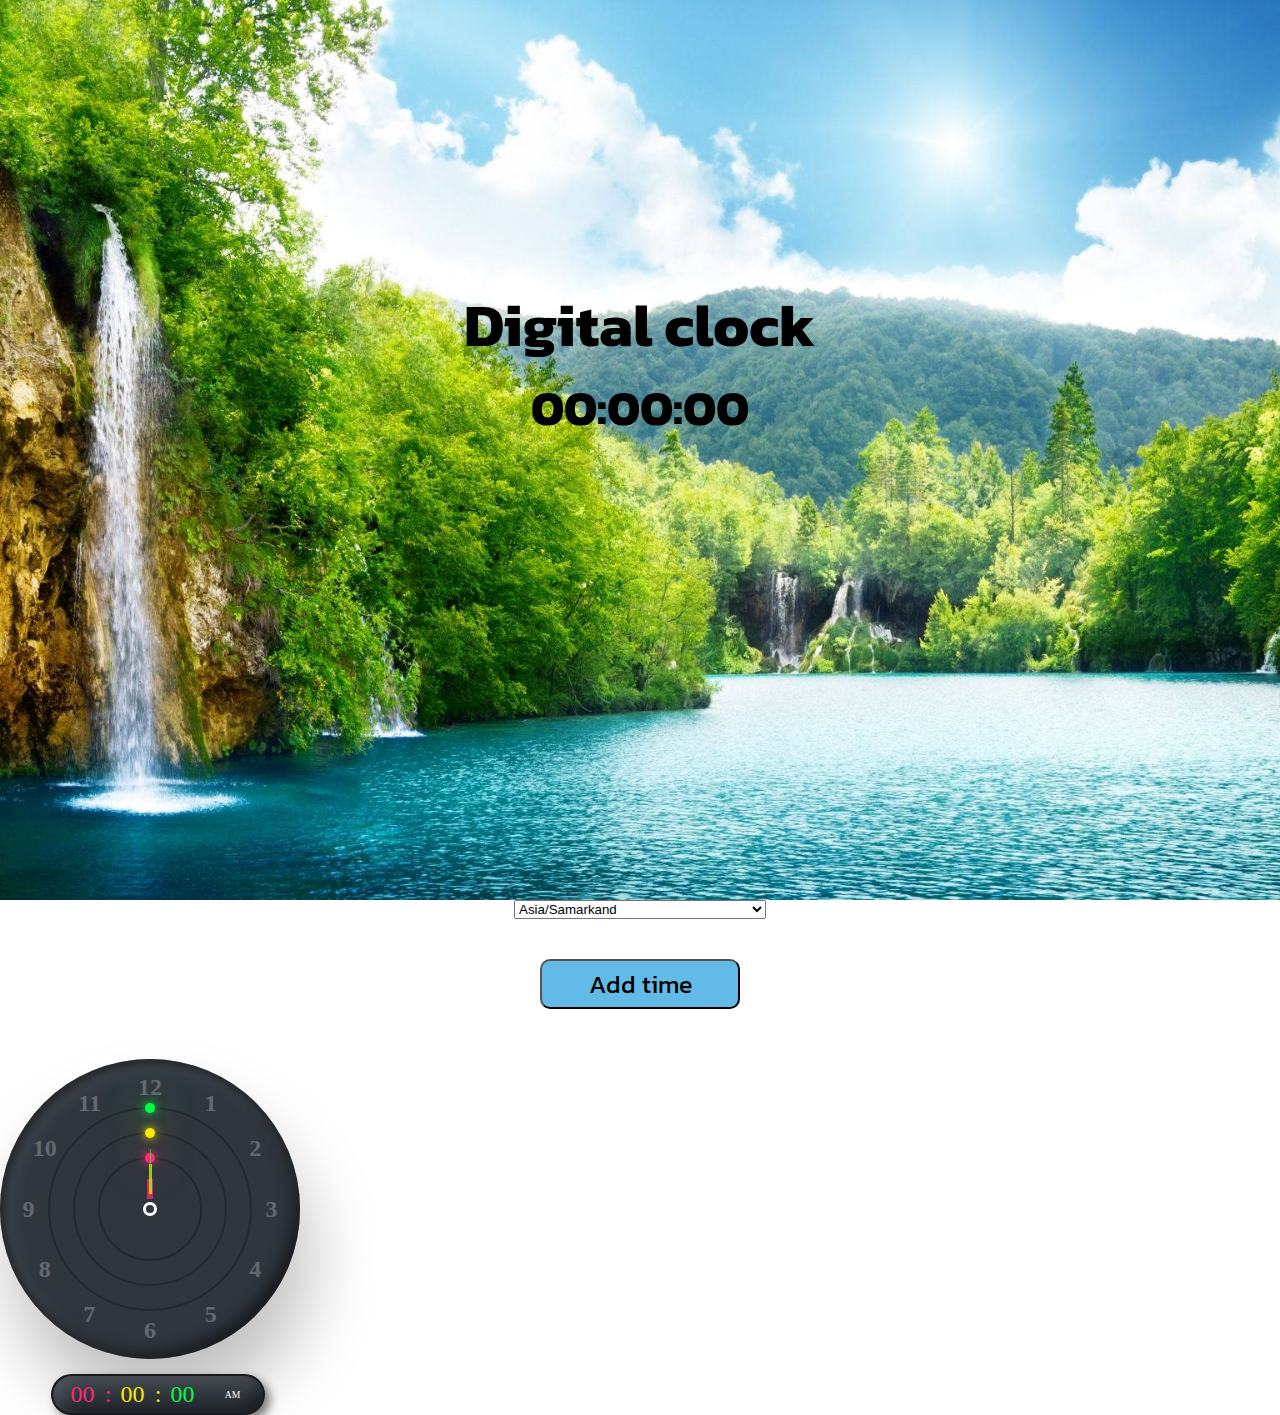
<file: index.html>
<html lang="en">
<head>
    <meta charset="UTF-8">
    <meta name="viewport" content="width=device-width, initial-scale=1.0">
    <title>Digital clock</title>
    <link rel="stylesheet" href="style.css">
    <link rel="preconnect" href="https://fonts.googleapis.com">
    <link rel="preconnect" href="https://fonts.gstatic.com" crossorigin>
    <link href="https://fonts.googleapis.com/css2?family=Roboto:ital,wght@0,100;0,300;0,400;0,500;0,700;0,900;1,100;1,300;1,400;1,500;1,700;1,900&display=swap" rel="stylesheet">
    <link rel="preconnect" href="https://fonts.googleapis.com">
    <link rel="preconnect" href="https://fonts.gstatic.com" crossorigin>
    <link href="https://fonts.googleapis.com/css2?family=Kanit:ital,wght@0,100;0,200;0,300;0,400;0,500;0,600;0,700;0,800;0,900;1,100;1,200;1,300;1,400;1,500;1,600;1,700;1,800;1,900&display=swap" rel="stylesheet">
    <script src="app.js" defer></script>
    <script src="https://momentjs.com/downloads/moment.js"></script>
    <script src="https://momentjs.com/downloads/moment-timezone-with-data-10-year-range.js"></script>
</head>
<body>
    <div class="digital_clock">
        <h1 class="clock_title">Digital clock</h1>
        <h2 class="digital_clock_number">00:00:00</h2>
        <div class="a"></div>
    </div>

    <div class="clock_world_wide">
        <div class="timeZoneChanger">
            <select name="time_zone" id="time_zones">
                <optgroup label="Africa" >
                    <Option value='Africa/Abidjan'>Africa/Abidjan</Option>
                    <Option value='Africa/Accra'>Africa/Accra</Option>
                    <Option value='Africa/Addis_Ababa'>Africa/Addis_Ababa</Option>
                    <Option value='Africa/Algiers'>Africa/Algiers</Option>
                    <Option value='Africa/Asmara'>Africa/Asmara</Option>
                    <Option value='Africa/Asmera'>Africa/Asmera</Option>
                    <Option value='Africa/Bamako'>Africa/Bamako</Option>
                    <Option value='Africa/Bangui'>Africa/Bangui</Option>
                    <Option value='Africa/Banjul'>Africa/Banjul</Option>
                    <Option value='Africa/Bissau'>Africa/Bissau</Option>
                    <Option value='Africa/Blantyre'>Africa/Blantyre</Option>
                    <Option value='Africa/Brazzaville'>Africa/Brazzaville</Option>
                    <Option value='Africa/Bujumbura'>Africa/Bujumbura</Option>
                    <Option value='Africa/Cairo'>Africa/Cairo</Option>
                    <Option value='Africa/Casablanca'>Africa/Casablanca</Option>
                    <Option value='Africa/Ceuta'>Africa/Ceuta</Option>
                    <Option value='Africa/Conakry'>Africa/Conakry</Option>
                    <Option value='Africa/Dakar'>Africa/Dakar</Option>
                    <Option value='Africa/Dar_es_Salaam'>Africa/Dar_es_Salaam</Option>
                    <Option value='Africa/Djibouti'>Africa/Djibouti</Option>
                    <Option value='Africa/Douala'>Africa/Douala</Option>
                    <Option value='Africa/El_Aaiun'>Africa/El_Aaiun</Option>
                    <Option value='Africa/Freetown'>Africa/Freetown</Option>
                    <Option value='Africa/Gaborone'>Africa/Gaborone</Option>
                    <Option value='Africa/Harare'>Africa/Harare</Option>
                    <Option value='Africa/Johannesburg'>Africa/Johannesburg</Option>
                    <Option value='Africa/Juba'>Africa/Juba</Option>
                    <Option value='Africa/Kampala'>Africa/Kampala</Option>
                    <Option value='Africa/Khartoum'>Africa/Khartoum</Option>
                    <Option value='Africa/Kigali'>Africa/Kigali</Option>
                    <Option value='Africa/Kinshasa'>Africa/Kinshasa</Option>
                    <Option value='Africa/Lagos'>Africa/Lagos</Option>
                    <Option value='Africa/Libreville'>Africa/Libreville</Option>
                    <Option value='Africa/Lome'>Africa/Lome</Option>
                    <Option value='Africa/Luanda'>Africa/Luanda</Option>
                    <Option value='Africa/Lubumbashi'>Africa/Lubumbashi</Option>
                    <Option value='Africa/Lusaka'>Africa/Lusaka</Option>
                    <Option value='Africa/Malabo'>Africa/Malabo</Option>
                    <Option value='Africa/Maputo'>Africa/Maputo</Option>
                    <Option value='Africa/Maseru'>Africa/Maseru</Option>
                    <Option value='Africa/Mbabane'>Africa/Mbabane</Option>
                    <Option value='Africa/Mogadishu'>Africa/Mogadishu</Option>
                    <Option value='Africa/Monrovia'>Africa/Monrovia</Option>
                    <Option value='Africa/Nairobi'>Africa/Nairobi</Option>
                    <Option value='Africa/Ndjamena'>Africa/Ndjamena</Option>
                    <Option value='Africa/Niamey'>Africa/Niamey</Option>
                    <Option value='Africa/Nouakchott'>Africa/Nouakchott</Option>
                    <Option value='Africa/Ouagadougou'>Africa/Ouagadougou</Option>
                    <Option value='Africa/Porto-Novo'>Africa/Porto-Novo</Option>
                    <Option value='Africa/Sao_Tome'>Africa/Sao_Tome</Option>
                    <Option value='Africa/Timbuktu'>Africa/Timbuktu</Option>
                    <Option value='Africa/Tripoli'>Africa/Tripoli</Option>
                    <Option value='Africa/Tunis'>Africa/Tunis</Option>
                    <Option value='Africa/Windhoek'>Africa/Windhoek</Option>
                </optgroup>
                    <optgroup label="America">
                    <Option value='America/Adak'>America/Adak</Option>
                    <Option value='America/Anchorage'>America/Anchorage</Option>
                    <Option value='America/Anguilla'>America/Anguilla</Option>
                    <Option value='America/Antigua'>America/Antigua</Option>
                    <Option value='America/Araguaina'>America/Araguaina</Option>
                    <Option value='America/Argentina/Buenos_Aires'>America/Argentina/Buenos_Aires</Option>
                    <Option value='America/Argentina/Catamarca'>America/Argentina/Catamarca</Option>
                    <Option value='America/Argentina/ComodRivadavia'>America/Argentina/ComodRivadavia</Option>
                    <Option value='America/Argentina/Cordoba'>America/Argentina/Cordoba</Option>
                    <Option value='America/Argentina/Jujuy'>America/Argentina/Jujuy</Option>
                    <Option value='America/Argentina/La_Rioja'>America/Argentina/La_Rioja</Option>
                    <Option value='America/Argentina/Mendoza'>America/Argentina/Mendoza</Option>
                    <Option value='America/Argentina/Rio_Gallegos'>America/Argentina/Rio_Gallegos</Option>
                    <Option value='America/Argentina/Salta'>America/Argentina/Salta</Option>
                    <Option value='America/Argentina/San_Juan'>America/Argentina/San_Juan</Option>
                    <Option value='America/Argentina/San_Luis'>America/Argentina/San_Luis</Option>
                    <Option value='America/Argentina/Tucuman'>America/Argentina/Tucuman</Option>
                    <Option value='America/Argentina/Ushuaia'>America/Argentina/Ushuaia</Option>
                    <Option value='America/Aruba'>America/Aruba</Option>
                    <Option value='America/Asuncion'>America/Asuncion</Option>
                    <Option value='America/Atikokan'>America/Atikokan</Option>
                    <Option value='America/Atka'>America/Atka</Option>
                    <Option value='America/Bahia'>America/Bahia</Option>
                    <Option value='America/Bahia_Banderas'>America/Bahia_Banderas</Option>
                    <Option value='America/Barbados'>America/Barbados</Option>
                    <Option value='America/Belem'>America/Belem</Option>
                    <Option value='America/Belize'>America/Belize</Option>
                    <Option value='America/Blanc-Sablon'>America/Blanc-Sablon</Option>
                    <Option value='America/Boa_Vista'>America/Boa_Vista</Option>
                    <Option value='America/Bogota'>America/Bogota</Option>
                    <Option value='America/Boise'>America/Boise</Option>
                    <Option value='America/Buenos_Aires'>America/Buenos_Aires</Option>
                    <Option value='America/Cambridge_Bay'>America/Cambridge_Bay</Option>
                    <Option value='America/Campo_Grande'>America/Campo_Grande</Option>
                    <Option value='America/Cancun'>America/Cancun</Option>
                    <Option value='America/Caracas'>America/Caracas</Option>
                    <Option value='America/Catamarca'>America/Catamarca</Option>
                    <Option value='America/Cayenne'>America/Cayenne</Option>
                    <Option value='America/Cayman'>America/Cayman</Option>
                    <Option value='America/Chicago'>America/Chicago</Option>
                    <Option value='America/Chihuahua'>America/Chihuahua</Option>
                    <Option value='America/Coral_Harbour'>America/Coral_Harbour</Option>
                    <Option value='America/Cordoba'>America/Cordoba</Option>
                    <Option value='America/Costa_Rica'>America/Costa_Rica</Option>
                    <Option value='America/Creston'>America/Creston</Option>
                    <Option value='America/Cuiaba'>America/Cuiaba</Option>
                    <Option value='America/Curacao'>America/Curacao</Option>
                    <Option value='America/Danmarkshavn'>America/Danmarkshavn</Option>
                    <Option value='America/Dawson'>America/Dawson</Option>
                    <Option value='America/Dawson_Creek'>America/Dawson_Creek</Option>
                    <Option value='America/Denver'>America/Denver</Option>
                    <Option value='America/Detroit'>America/Detroit</Option>
                    <Option value='America/Dominica'>America/Dominica</Option>
                    <Option value='America/Edmonton'>America/Edmonton</Option>
                    <Option value='America/Eirunepe'>America/Eirunepe</Option>
                    <Option value='America/El_Salvador'>America/El_Salvador</Option>
                    <Option value='America/Ensenada'>America/Ensenada</Option>
                    <Option value='America/Fort_Nelson'>America/Fort_Nelson</Option>
                    <Option value='America/Fort_Wayne'>America/Fort_Wayne</Option>
                    <Option value='America/Fortaleza'>America/Fortaleza</Option>
                    <Option value='America/Glace_Bay'>America/Glace_Bay</Option>
                    <Option value='America/Godthab'>America/Godthab</Option>
                    <Option value='America/Goose_Bay'>America/Goose_Bay</Option>
                    <Option value='America/Grand_Turk'>America/Grand_Turk</Option>
                    <Option value='America/Grenada'>America/Grenada</Option>
                    <Option value='America/Guadeloupe'>America/Guadeloupe</Option>
                    <Option value='America/Guatemala'>America/Guatemala</Option>
                    <Option value='America/Guayaquil'>America/Guayaquil</Option>
                    <Option value='America/Guyana'>America/Guyana</Option>
                    <Option value='America/Halifax'>America/Halifax</Option>
                    <Option value='America/Havana'>America/Havana</Option>
                    <Option value='America/Hermosillo'>America/Hermosillo</Option>
                    <Option value='America/Indiana/Indianapolis'>America/Indiana/Indianapolis</Option>
                    <Option value='America/Indiana/Knox'>America/Indiana/Knox</Option>
                    <Option value='America/Indiana/Marengo'>America/Indiana/Marengo</Option>
                    <Option value='America/Indiana/Petersburg'>America/Indiana/Petersburg</Option>
                    <Option value='America/Indiana/Tell_City'>America/Indiana/Tell_City</Option>
                    <Option value='America/Indiana/Vevay'>America/Indiana/Vevay</Option>
                    <Option value='America/Indiana/Vincennes'>America/Indiana/Vincennes</Option>
                    <Option value='America/Indiana/Winamac'>America/Indiana/Winamac</Option>
                    <Option value='America/Indianapolis'>America/Indianapolis</Option>
                    <Option value='America/Inuvik'>America/Inuvik</Option>
                    <Option value='America/Iqaluit'>America/Iqaluit</Option>
                    <Option value='America/Jamaica'>America/Jamaica</Option>
                    <Option value='America/Jujuy'>America/Jujuy</Option>
                    <Option value='America/Juneau'>America/Juneau</Option>
                    <Option value='America/Kentucky/Louisville'>America/Kentucky/Louisville</Option>
                    <Option value='America/Kentucky/Monticello'>America/Kentucky/Monticello</Option>
                    <Option value='America/Knox_IN'>America/Knox_IN</Option>
                    <Option value='America/Kralendijk'>America/Kralendijk</Option>
                    <Option value='America/La_Paz'>America/La_Paz</Option>
                    <Option value='America/Lima'>America/Lima</Option>
                    <Option value='America/Los_Angeles'>America/Los_Angeles</Option>
                    <Option value='America/Louisville'>America/Louisville</Option>
                    <Option value='America/Lower_Princes'>America/Lower_Princes</Option>
                    <Option value='America/Maceio'>America/Maceio</Option>
                    <Option value='America/Managua'>America/Managua</Option>
                    <Option value='America/Manaus'>America/Manaus</Option>
                    <Option value='America/Marigot'>America/Marigot</Option>
                    <Option value='America/Martinique'>America/Martinique</Option>
                    <Option value='America/Matamoros'>America/Matamoros</Option>
                    <Option value='America/Mazatlan'>America/Mazatlan</Option>
                    <Option value='America/Mendoza'>America/Mendoza</Option>
                    <Option value='America/Menominee'>America/Menominee</Option>
                    <Option value='America/Merida'>America/Merida</Option>
                    <Option value='America/Metlakatla'>America/Metlakatla</Option>
                    <Option value='America/Mexico_City'>America/Mexico_City</Option>
                    <Option value='America/Miquelon'>America/Miquelon</Option>
                    <Option value='America/Moncton'>America/Moncton</Option>
                    <Option value='America/Monterrey'>America/Monterrey</Option>
                    <Option value='America/Montevideo'>America/Montevideo</Option>
                    <Option value='America/Montreal'>America/Montreal</Option>
                    <Option value='America/Montserrat'>America/Montserrat</Option>
                    <Option value='America/Nassau'>America/Nassau</Option>
                    <Option value='America/New_York'>America/New_York</Option>
                    <Option value='America/Nipigon'>America/Nipigon</Option>
                    <Option value='America/Nome'>America/Nome</Option>
                    <Option value='America/Noronha'>America/Noronha</Option>
                    <Option value='America/North_Dakota/Beulah'>America/North_Dakota/Beulah</Option>
                    <Option value='America/North_Dakota/Center'>America/North_Dakota/Center</Option>
                    <Option value='America/North_Dakota/New_Salem'>America/North_Dakota/New_Salem</Option>
                    <Option value='America/Ojinaga'>America/Ojinaga</Option>
                    <Option value='America/Panama'>America/Panama</Option>
                    <Option value='America/Pangnirtung'>America/Pangnirtung</Option>
                    <Option value='America/Paramaribo'>America/Paramaribo</Option>
                    <Option value='America/Phoenix'>America/Phoenix</Option>
                    <Option value='America/Port-au-Prince'>America/Port-au-Prince</Option>
                    <Option value='America/Port_of_Spain'>America/Port_of_Spain</Option>
                    <Option value='America/Porto_Acre'>America/Porto_Acre</Option>
                    <Option value='America/Porto_Velho'>America/Porto_Velho</Option>
                    <Option value='America/Puerto_Rico'>America/Puerto_Rico</Option>
                    <Option value='America/Punta_Arenas'>America/Punta_Arenas</Option>
                    <Option value='America/Rainy_River'>America/Rainy_River</Option>
                    <Option value='America/Rankin_Inlet'>America/Rankin_Inlet</Option>
                    <Option value='America/Recife'>America/Recife</Option>
                    <Option value='America/Regina'>America/Regina</Option>
                    <Option value='America/Resolute'>America/Resolute</Option>
                    <Option value='America/Rio_Branco'>America/Rio_Branco</Option>
                    <Option value='America/Rosario'>America/Rosario</Option>
                    <Option value='America/Santa_Isabel'>America/Santa_Isabel</Option>
                    <Option value='America/Santarem'>America/Santarem</Option>
                    <Option value='America/Santiago'>America/Santiago</Option>
                    <Option value='America/Santo_Domingo'>America/Santo_Domingo</Option>
                    <Option value='America/Sao_Paulo'>America/Sao_Paulo</Option>
                    <Option value='America/Scoresbysund'>America/Scoresbysund</Option>
                    <Option value='America/Shiprock'>America/Shiprock</Option>
                    <Option value='America/Sitka'>America/Sitka</Option>
                    <Option value='America/St_Barthelemy'>America/St_Barthelemy</Option>
                    <Option value='America/St_Johns'>America/St_Johns</Option>
                    <Option value='America/St_Kitts'>America/St_Kitts</Option>
                    <Option value='America/St_Lucia'>America/St_Lucia</Option>
                    <Option value='America/St_Thomas'>America/St_Thomas</Option>
                    <Option value='America/St_Vincent'>America/St_Vincent</Option>
                    <Option value='America/Swift_Current'>America/Swift_Current</Option>
                    <Option value='America/Tegucigalpa'>America/Tegucigalpa</Option>
                    <Option value='America/Thule'>America/Thule</Option>
                    <Option value='America/Thunder_Bay'>America/Thunder_Bay</Option>
                    <Option value='America/Tijuana'>America/Tijuana</Option>
                    <Option value='America/Toronto'>America/Toronto</Option>
                    <Option value='America/Tortola'>America/Tortola</Option>
                    <Option value='America/Vancouver'>America/Vancouver</Option>
                    <Option value='America/Virgin'>America/Virgin</Option>
                    <Option value='America/Whitehorse'>America/Whitehorse</Option>
                    <Option value='America/Winnipeg'>America/Winnipeg</Option>
                    <Option value='America/Yakutat'>America/Yakutat</Option>
                    <Option value='America/Yellowknife'>America/Yellowknife</Option>
                </optgroup>
                <optgroup label="Antarctica">
                    <Option value='Antarctica/Casey'>Antarctica/Casey</Option>
                    <Option value='Antarctica/Davis'>Antarctica/Davis</Option>
                    <Option value='Antarctica/DumontDUrville'>Antarctica/DumontDUrville</Option>
                    <Option value='Antarctica/Macquarie'>Antarctica/Macquarie</Option>
                    <Option value='Antarctica/Mawson'>Antarctica/Mawson</Option>
                    <Option value='Antarctica/McMurdo'>Antarctica/McMurdo</Option>
                    <Option value='Antarctica/Palmer'>Antarctica/Palmer</Option>
                    <Option value='Antarctica/Rothera'>Antarctica/Rothera</Option>
                    <Option value='Antarctica/South_Pole'>Antarctica/South_Pole</Option>
                    <Option value='Antarctica/Syowa'>Antarctica/Syowa</Option>
                    <Option value='Antarctica/Troll'>Antarctica/Troll</Option>
                    <Option value='Antarctica/Vostok'>Antarctica/Vostok</Option>
                </optgroup>
                <optgroup label="Arctic">
                    <Option value='Arctic/Longyearbyen'>Arctic/Longyearbyen</Option>
                </optgroup>
                <optgroup label="Asia">
                    <Option value='Asia/Aden'>Asia/Aden</Option>
                    <Option value='Asia/Almaty'>Asia/Almaty</Option>
                    <Option value='Asia/Amman'>Asia/Amman</Option>
                    <Option value='Asia/Anadyr'>Asia/Anadyr</Option>
                    <Option value='Asia/Aqtau'>Asia/Aqtau</Option>
                    <Option value='Asia/Aqtobe'>Asia/Aqtobe</Option>
                    <Option value='Asia/Ashgabat'>Asia/Ashgabat</Option>
                    <Option value='Asia/Ashkhabad'>Asia/Ashkhabad</Option>
                    <Option value='Asia/Atyrau'>Asia/Atyrau</Option>
                    <Option value='Asia/Baghdad'>Asia/Baghdad</Option>
                    <Option value='Asia/Bahrain'>Asia/Bahrain</Option>
                    <Option value='Asia/Baku'>Asia/Baku</Option>
                    <Option value='Asia/Bangkok'>Asia/Bangkok</Option>
                    <Option value='Asia/Barnaul'>Asia/Barnaul</Option>
                    <Option value='Asia/Beirut'>Asia/Beirut</Option>
                    <Option value='Asia/Bishkek'>Asia/Bishkek</Option>
                    <Option value='Asia/Brunei'>Asia/Brunei</Option>
                    <Option value='Asia/Calcutta'>Asia/Calcutta</Option>
                    <Option value='Asia/Chita'>Asia/Chita</Option>
                    <Option value='Asia/Choibalsan'>Asia/Choibalsan</Option>
                    <Option value='Asia/Chongqing'>Asia/Chongqing</Option>
                    <Option value='Asia/Chungking'>Asia/Chungking</Option>
                    <Option value='Asia/Colombo'>Asia/Colombo</Option>  
                    <Option value='Asia/Dacca'>Asia/Dacca</Option>
                    <Option value='Asia/Damascus'>Asia/Damascus</Option>
                    <Option value='Asia/Dhaka'>Asia/Dhaka</Option>
                    <Option value='Asia/Dili'>Asia/Dili</Option>
                    <Option value='Asia/Dubai'>Asia/Dubai</Option>
                    <Option value='Asia/Dushanbe'>Asia/Dushanbe</Option>
                    <Option value='Asia/Famagusta'>Asia/Famagusta</Option>
                    <Option value='Asia/Gaza'>Asia/Gaza</Option>
                    <Option value='Asia/Harbin'>Asia/Harbin</Option>
                    <Option value='Asia/Hebron'>Asia/Hebron</Option>
                    <Option value='Asia/Ho_Chi_Minh'>Asia/Ho_Chi_Minh</Option>
                    <Option value='Asia/Hong_Kong'>Asia/Hong_Kong</Option>
                    <Option value='Asia/Hovd'>Asia/Hovd</Option>
                    <Option value='Asia/Irkutsk'>Asia/Irkutsk</Option>
                    <Option value='Asia/Istanbul'>Asia/Istanbul</Option>
                    <Option value='Asia/Jakarta'>Asia/Jakarta</Option>
                    <Option value='Asia/Jayapura'>Asia/Jayapura</Option>
                    <Option value='Asia/Jerusalem'>Asia/Jerusalem</Option>
                    <Option value='Asia/Kabul'>Asia/Kabul</Option>
                    <Option value='Asia/Kamchatka'>Asia/Kamchatka</Option>
                    <Option value='Asia/Karachi'>Asia/Karachi</Option>
                    <Option value='Asia/Kashgar'>Asia/Kashgar</Option>
                    <Option value='Asia/Kathmandu'>Asia/Kathmandu</Option>
                    <Option value='Asia/Katmandu'>Asia/Katmandu</Option>
                    <Option value='Asia/Khandyga'>Asia/Khandyga</Option>
                    <Option value='Asia/Kolkata'>Asia/Kolkata</Option>
                    <Option value='Asia/Krasnoyarsk'>Asia/Krasnoyarsk</Option>
                    <Option value='Asia/Kuala_Lumpur'>Asia/Kuala_Lumpur</Option>
                    <Option value='Asia/Kuching'>Asia/Kuching</Option>
                    <Option value='Asia/Kuwait'>Asia/Kuwait</Option>
                    <Option value='Asia/Macao'>Asia/Macao</Option>
                    <Option value='Asia/Macau'>Asia/Macau</Option>
                    <Option value='Asia/Magadan'>Asia/Magadan</Option>
                    <Option value='Asia/Makassar'>Asia/Makassar</Option>
                    <Option value='Asia/Manila'>Asia/Manila</Option>
                    <Option value='Asia/Muscat'>Asia/Muscat</Option>
                    <Option value='Asia/Nicosia'>Asia/Nicosia</Option>
                    <Option value='Asia/Novokuznetsk'>Asia/Novokuznetsk</Option>
                    <Option value='Asia/Novosibirsk'>Asia/Novosibirsk</Option>
                    <Option value='Asia/Omsk'>Asia/Omsk</Option>
                    <Option value='Asia/Oral'>Asia/Oral</Option>
                    <Option value='Asia/Phnom_Penh'>Asia/Phnom_Penh</Option>
                    <Option value='Asia/Pontianak'>Asia/Pontianak</Option>
                    <Option value='Asia/Pyongyang'>Asia/Pyongyang</Option>
                    <Option value='Asia/Qatar'>Asia/Qatar</Option>
                    <Option value='Asia/Qyzylorda'>Asia/Qyzylorda</Option>
                    <Option value='Asia/Rangoon'>Asia/Rangoon</Option>
                    <Option value='Asia/Riyadh'>Asia/Riyadh</Option>
                    <Option value='Asia/Saigon'>Asia/Saigon</Option>
                    <Option value='Asia/Sakhalin'>Asia/Sakhalin</Option>
                    <Option value='Asia/Samarkand'>Asia/Samarkand</Option>
                    <Option value='Asia/Seoul'>Asia/Seoul</Option>
                    <Option value='Asia/Shanghai'>Asia/Shanghai</Option>
                    <Option value='Asia/Singapore'>Asia/Singapore</Option>
                    <Option value='Asia/Srednekolymsk'>Asia/Srednekolymsk</Option>
                    <Option value='Asia/Taipei'>Asia/Taipei</Option>
                    <Option value='Asia/Tashkent'>Asia/Tashkent</Option>
                    <Option value='Asia/Tbilisi'>Asia/Tbilisi</Option>
                    <Option value='Asia/Tehran'>Asia/Tehran</Option>
                    <Option value='Asia/Tel_Aviv'>Asia/Tel_Aviv</Option>
                    <Option value='Asia/Thimbu'>Asia/Thimbu</Option>
                    <Option value='Asia/Thimphu'>Asia/Thimphu</Option>
                    <Option value='Asia/Tokyo'>Asia/Tokyo</Option>
                    <Option value='Asia/Tomsk'>Asia/Tomsk</Option>
                    <Option value='Asia/Ujung_Pandang'>Asia/Ujung_Pandang</Option>
                    <Option value='Asia/Ulaanbaatar'>Asia/Ulaanbaatar</Option>
                    <Option value='Asia/Ulan_Bator'>Asia/Ulan_Bator</Option>
                    <Option value='Asia/Urumqi'>Asia/Urumqi</Option>
                    <Option value='Asia/Ust-Nera'>Asia/Ust-Nera</Option>
                    <Option value='Asia/Vientiane'>Asia/Vientiane</Option>
                    <Option value='Asia/Vladivostok'>Asia/Vladivostok</Option>
                    <Option value='Asia/Yakutsk'>Asia/Yakutsk</Option>
                    <Option value='Asia/Yangon'>Asia/Yangon</Option>
                    <Option value='Asia/Yekaterinburg'>Asia/Yekaterinburg</Option>
                    <Option value='Asia/Yerevan'>Asia/Yerevan</Option>
                </optgroup>
                <optgroup label="Atlantic">
                    <Option value='Atlantic/Azores'>Atlantic/Azores</Option>
                    <Option value='Atlantic/Bermuda'>Atlantic/Bermuda</Option>
                    <Option value='Atlantic/Canary'>Atlantic/Canary</Option>
                    <Option value='Atlantic/Cape_Verde'>Atlantic/Cape_Verde</Option>
                    <Option value='Atlantic/Faeroe'>Atlantic/Faeroe</Option>
                    <Option value='Atlantic/Faroe'>Atlantic/Faroe</Option>
                    <Option value='Atlantic/Jan_Mayen'>Atlantic/Jan_Mayen</Option>
                    <Option value='Atlantic/Madeira'>Atlantic/Madeira</Option>
                    <Option value='Atlantic/Reykjavik'>Atlantic/Reykjavik</Option>
                    <Option value='Atlantic/South_Georgia'>Atlantic/South_Georgia</Option>
                    <Option value='Atlantic/St_Helena'>Atlantic/St_Helena</Option>
                    <Option value='Atlantic/Stanley'>Atlantic/Stanley</Option>
                </optgroup>
                <optgroup label="Australia">
                    <Option value='Australia/ACT'>Australia/ACT</Option>
                    <Option value='Australia/Adelaide'>Australia/Adelaide</Option>
                    <Option value='Australia/Brisbane'>Australia/Brisbane</Option>
                    <Option value='Australia/Broken_Hill'>Australia/Broken_Hill</Option>
                    <Option value='Australia/Canberra'>Australia/Canberra</Option>
                    <Option value='Australia/Currie'>Australia/Currie</Option>
                    <Option value='Australia/Darwin'>Australia/Darwin</Option>
                    <Option value='Australia/Eucla'>Australia/Eucla</Option>
                    <Option value='Australia/Hobart'>Australia/Hobart</Option>
                    <Option value='Australia/LHI'>Australia/LHI</Option>
                    <Option value='Australia/Lindeman'>Australia/Lindeman</Option>
                    <Option value='Australia/Lord_Howe'>Australia/Lord_Howe</Option>
                    <Option value='Australia/Melbourne'>Australia/Melbourne</Option>
                    <Option value='Australia/NSW'>Australia/NSW</Option>
                    <Option value='Australia/North'>Australia/North</Option>
                    <Option value='Australia/Perth'>Australia/Perth</Option>
                    <Option value='Australia/Queensland'>Australia/Queensland</Option>
                    <Option value='Australia/South'>Australia/South</Option>
                    <Option value='Australia/Sydney'>Australia/Sydney</Option>
                    <Option value='Australia/Tasmania'>Australia/Tasmania</Option>
                    <Option value='Australia/Victoria'>Australia/Victoria</Option>
                    <Option value='Australia/West'>Australia/West</Option>
                    <Option value='Australia/Yancowinna'>Australia/Yancowinna</Option>
                </optgroup>
                <optgroup label="Brazil">
                    <Option value='Brazil/Acre'>Brazil/Acre</Option>
                    <Option value='Brazil/DeNoronha'>Brazil/DeNoronha</Option>
                    <Option value='Brazil/East'>Brazil/East</Option>
                    <Option value='Brazil/West'>Brazil/West</Option>
                </optgroup>
                <Option value='CET'>CET</Option>
                <Option value='CST6CDT'>CST6CDT</Option>
                <optgroup label="Canada">
                    <Option value='Canada/Atlantic'>Canada/Atlantic</Option>
                    <Option value='Canada/Central'>Canada/Central</Option>
                    <Option value='Canada/Eastern'>Canada/Eastern</Option>
                    <Option value='Canada/Mountain'>Canada/Mountain</Option>
                    <Option value='Canada/Newfoundland'>Canada/Newfoundland</Option>
                    <Option value='Canada/Pacific'>Canada/Pacific</Option>
                    <Option value='Canada/Saskatchewan'>Canada/Saskatchewan</Option>
                    <Option value='Canada/Yukon'>Canada/Yukon</Option>
                </optgroup>
                <optgroup label="Chile">
                    <Option value='Chile/Continental'>Chile/Continental</Option>
                    <Option value='Chile/EasterIsland'>Chile/EasterIsland</Option>
                </optgroup>
                <Option value='Cuba'>Cuba</Option>
                <Option value='EET'>EET</Option>
                <Option value='EST'>EST</Option>
                <Option value='EST5EDT'>EST5EDT</Option>
                <Option value='Egypt'>Egypt</Option>
                <Option value='Eire'>Eire</Option>
                <optgroup label="Etc">
                    <Option value='Etc/GMT'>Etc/GMT</Option>
                    <Option value='Etc/GMT+0'>Etc/GMT+0</Option>
                    <Option value='Etc/GMT+1'>Etc/GMT+1</Option>
                    <Option value='Etc/GMT+10'>Etc/GMT+10</Option>
                    <Option value='Etc/GMT+11'>Etc/GMT+11</Option>
                    <Option value='Etc/GMT+12'>Etc/GMT+12</Option>
                    <Option value='Etc/GMT+2'>Etc/GMT+2</Option>
                    <Option value='Etc/GMT+3'>Etc/GMT+3</Option>
                    <Option value='Etc/GMT+4'>Etc/GMT+4</Option>
                    <Option value='Etc/GMT+5'>Etc/GMT+5</Option>
                    <Option value='Etc/GMT+6'>Etc/GMT+6</Option>
                    <Option value='Etc/GMT+7'>Etc/GMT+7</Option>
                    <Option value='Etc/GMT+8'>Etc/GMT+8</Option>
                    <Option value='Etc/GMT+9'>Etc/GMT+9</Option>
                    <Option value='Etc/GMT-0'>Etc/GMT-0</Option>
                    <Option value='Etc/GMT-1'>Etc/GMT-1</Option>
                    <Option value='Etc/GMT-10'>Etc/GMT-10</Option>
                    <Option value='Etc/GMT-11'>Etc/GMT-11</Option>
                    <Option value='Etc/GMT-12'>Etc/GMT-12</Option>
                    <Option value='Etc/GMT-13'>Etc/GMT-13</Option>
                    <Option value='Etc/GMT-14'>Etc/GMT-14</Option>
                    <Option value='Etc/GMT-2'>Etc/GMT-2</Option>
                    <Option value='Etc/GMT-3'>Etc/GMT-3</Option>
                    <Option value='Etc/GMT-4'>Etc/GMT-4</Option>
                    <Option value='Etc/GMT-5'>Etc/GMT-5</Option>
                    <Option value='Etc/GMT-6'>Etc/GMT-6</Option>
                    <Option value='Etc/GMT-7'>Etc/GMT-7</Option>
                    <Option value='Etc/GMT-8'>Etc/GMT-8</Option>
                    <Option value='Etc/GMT-9'>Etc/GMT-9</Option>
                    <Option value='Etc/GMT0'>Etc/GMT0</Option>
                    <Option value='Etc/Greenwich'>Etc/Greenwich</Option>
                    <Option value='Etc/UCT'>Etc/UCT</Option>
                    <Option value='Etc/UTC'>Etc/UTC</Option>
                    <Option value='Etc/Universal'>Etc/Universal</Option>
                    <Option value='Etc/Zulu'>Etc/Zulu</Option>
                </optgroup>
                <optgroup label="Europe">
                    <Option value='Europe/Amsterdam'>Europe/Amsterdam</Option>
                    <Option value='Europe/Andorra'>Europe/Andorra</Option>
                    <Option value='Europe/Astrakhan'>Europe/Astrakhan</Option>
                    <Option value='Europe/Athens'>Europe/Athens</Option>
                    <Option value='Europe/Belfast'>Europe/Belfast</Option>
                    <Option value='Europe/Belgrade'>Europe/Belgrade</Option>
                    <Option value='Europe/Berlin'>Europe/Berlin</Option>
                    <Option value='Europe/Bratislava'>Europe/Bratislava</Option>
                    <Option value='Europe/Brussels'>Europe/Brussels</Option>
                    <Option value='Europe/Bucharest'>Europe/Bucharest</Option>
                    <Option value='Europe/Budapest'>Europe/Budapest</Option>
                    <Option value='Europe/Busingen'>Europe/Busingen</Option>
                    <Option value='Europe/Chisinau'>Europe/Chisinau</Option>
                    <Option value='Europe/Copenhagen'>Europe/Copenhagen</Option>
                    <Option value='Europe/Dublin'>Europe/Dublin</Option>
                    <Option value='Europe/Gibraltar'>Europe/Gibraltar</Option>
                    <Option value='Europe/Guernsey'>Europe/Guernsey</Option>
                    <Option value='Europe/Helsinki'>Europe/Helsinki</Option>
                    <Option value='Europe/Isle_of_Man'>Europe/Isle_of_Man</Option>
                    <Option value='Europe/Istanbul'>Europe/Istanbul</Option>
                    <Option value='Europe/Jersey'>Europe/Jersey</Option>
                    <Option value='Europe/Kaliningrad'>Europe/Kaliningrad</Option>
                    <Option value='Europe/Kiev'>Europe/Kiev</Option>
                    <Option value='Europe/Kirov'>Europe/Kirov</Option>
                    <Option value='Europe/Lisbon'>Europe/Lisbon</Option>
                    <Option value='Europe/Ljubljana'>Europe/Ljubljana</Option>
                    <Option value='Europe/London'>Europe/London</Option>
                    <Option value='Europe/Luxembourg'>Europe/Luxembourg</Option>
                    <Option value='Europe/Madrid'>Europe/Madrid</Option>
                    <Option value='Europe/Malta'>Europe/Malta</Option>
                    <Option value='Europe/Mariehamn'>Europe/Mariehamn</Option>
                    <Option value='Europe/Minsk'>Europe/Minsk</Option>
                    <Option value='Europe/Monaco'>Europe/Monaco</Option>
                    <Option value='Europe/Moscow'>Europe/Moscow</Option>
                    <Option value='Europe/Nicosia'>Europe/Nicosia</Option>
                    <Option value='Europe/Oslo'>Europe/Oslo</Option>
                    <Option value='Europe/Paris'>Europe/Paris</Option>
                    <Option value='Europe/Podgorica'>Europe/Podgorica</Option>
                    <Option value='Europe/Prague'>Europe/Prague</Option>
                    <Option value='Europe/Riga'>Europe/Riga</Option>
                    <Option value='Europe/Rome'>Europe/Rome</Option>
                    <Option value='Europe/Samara'>Europe/Samara</Option>
                    <Option value='Europe/San_Marino'>Europe/San_Marino</Option>
                    <Option value='Europe/Sarajevo'>Europe/Sarajevo</Option>
                    <Option value='Europe/Saratov'>Europe/Saratov</Option>
                    <Option value='Europe/Simferopol'>Europe/Simferopol</Option>
                    <Option value='Europe/Skopje'>Europe/Skopje</Option>
                    <Option value='Europe/Sofia'>Europe/Sofia</Option>
                    <Option value='Europe/Stockholm'>Europe/Stockholm</Option>
                    <Option value='Europe/Tallinn'>Europe/Tallinn</Option>
                    <Option value='Europe/Tirane'>Europe/Tirane</Option>
                    <Option value='Europe/Tiraspol'>Europe/Tiraspol</Option>
                    <Option value='Europe/Ulyanovsk'>Europe/Ulyanovsk</Option>
                    <Option value='Europe/Uzhgorod'>Europe/Uzhgorod</Option>
                    <Option value='Europe/Vaduz'>Europe/Vaduz</Option>
                    <Option value='Europe/Vatican'>Europe/Vatican</Option>
                    <Option value='Europe/Vienna'>Europe/Vienna</Option>
                    <Option value='Europe/Vilnius'>Europe/Vilnius</Option>
                    <Option value='Europe/Volgograd'>Europe/Volgograd</Option>
                    <Option value='Europe/Warsaw'>Europe/Warsaw</Option>
                    <Option value='Europe/Zagreb'>Europe/Zagreb</Option>
                    <Option value='Europe/Zaporozhye'>Europe/Zaporozhye</Option>
                    <Option value='Europe/Zurich'>Europe/Zurich</Option>
                </optgroup>
                <Option value='GB'>GB</Option>
                <Option value='GB-Eire'>GB-Eire</Option>
                <Option value='GMT'>GMT</Option>
                <Option value='GMT+0'>GMT+0</Option>
                <Option value='GMT-0'>GMT-0</Option>
                <Option value='GMT0'>GMT0</Option>
                <Option value='Greenwich'>Greenwich</Option>
                <Option value='HST'>HST</Option>
                <Option value='Hongkong'>Hongkong</Option>
                <Option value='Iceland'>Iceland</Option>
                <optgroup label="Indian">
                    <Option value='Indian/Antananarivo'>Indian/Antananarivo</Option>
                    <Option value='Indian/Chagos'>Indian/Chagos</Option>
                    <Option value='Indian/Christmas'>Indian/Christmas</Option>
                    <Option value='Indian/Cocos'>Indian/Cocos</Option>
                    <Option value='Indian/Comoro'>Indian/Comoro</Option>
                    <Option value='Indian/Kerguelen'>Indian/Kerguelen</Option>
                    <Option value='Indian/Mahe'>Indian/Mahe</Option>
                    <Option value='Indian/Maldives'>Indian/Maldives</Option>
                    <Option value='Indian/Mauritius'>Indian/Mauritius</Option>
                    <Option value='Indian/Mayotte'>Indian/Mayotte</Option>
                    <Option value='Indian/Reunion'>Indian/Reunion</Option>
                </optgroup>
                <Option value='Iran'>Iran</Option>
                <Option value='Israel'>Israel</Option>
                <Option value='Jamaica'>Jamaica</Option>
                <Option value='Japan'>Japan</Option>
                <Option value='Kwajalein'>Kwajalein</Option>
                <Option value='Libya'>Libya</Option>
                <Option value='MET'>MET</Option>
                <Option value='MST'>MST</Option>
                <Option value='MST7MDT'>MST7MDT</Option>
                <Option value='Mexico/BajaNorte'>Mexico/BajaNorte</Option>
                <Option value='Mexico/BajaSur'>Mexico/BajaSur</Option>
                <Option value='Mexico/General'>Mexico/General</Option>
                <Option value='NZ'>NZ</Option>
                <Option value='NZ-CHAT'>NZ-CHAT</Option>
                <Option value='Navajo'>Navajo</Option>
                <Option value='PRC'>PRC</Option>
                <Option value='PST8PDT'>PST8PDT</Option>
                <optgroup label="Pacific">
                    <Option value='Pacific/Apia'>Pacific/Apia</Option>
                    <Option value='Pacific/Auckland'>Pacific/Auckland</Option>
                    <Option value='Pacific/Bougainville'>Pacific/Bougainville</Option>
                    <Option value='Pacific/Chatham'>Pacific/Chatham</Option>
                    <Option value='Pacific/Chuuk'>Pacific/Chuuk</Option>
                    <Option value='Pacific/Easter'>Pacific/Easter</Option>
                    <Option value='Pacific/Efate'>Pacific/Efate</Option>
                    <Option value='Pacific/Enderbury'>Pacific/Enderbury</Option>
                    <Option value='Pacific/Fakaofo'>Pacific/Fakaofo</Option>
                    <Option value='Pacific/Fiji'>Pacific/Fiji</Option>
                    <Option value='Pacific/Funafuti'>Pacific/Funafuti</Option>
                    <Option value='Pacific/Galapagos'>Pacific/Galapagos</Option>
                    <Option value='Pacific/Gambier'>Pacific/Gambier</Option>
                    <Option value='Pacific/Guadalcanal'>Pacific/Guadalcanal</Option>
                    <Option value='Pacific/Guam'>Pacific/Guam</Option>
                    <Option value='Pacific/Honolulu'>Pacific/Honolulu</Option>
                    <Option value='Pacific/Johnston'>Pacific/Johnston</Option>
                    <Option value='Pacific/Kiritimati'>Pacific/Kiritimati</Option>
                    <Option value='Pacific/Kosrae'>Pacific/Kosrae</Option>
                    <Option value='Pacific/Kwajalein'>Pacific/Kwajalein</Option>
                    <Option value='Pacific/Majuro'>Pacific/Majuro</Option>
                    <Option value='Pacific/Marquesas'>Pacific/Marquesas</Option>
                    <Option value='Pacific/Midway'>Pacific/Midway</Option>
                    <Option value='Pacific/Nauru'>Pacific/Nauru</Option>
                    <Option value='Pacific/Niue'>Pacific/Niue</Option>
                    <Option value='Pacific/Norfolk'>Pacific/Norfolk</Option>
                    <Option value='Pacific/Noumea'>Pacific/Noumea</Option>
                    <Option value='Pacific/Pago_Pago'>Pacific/Pago_Pago</Option>
                    <Option value='Pacific/Palau'>Pacific/Palau</Option>
                    <Option value='Pacific/Pitcairn'>Pacific/Pitcairn</Option>
                    <Option value='Pacific/Pohnpei'>Pacific/Pohnpei</Option>
                    <Option value='Pacific/Ponape'>Pacific/Ponape</Option>
                    <Option value='Pacific/Port_Moresby'>Pacific/Port_Moresby</Option>
                    <Option value='Pacific/Rarotonga'>Pacific/Rarotonga</Option>
                    <Option value='Pacific/Saipan'>Pacific/Saipan</Option>
                    <Option value='Pacific/Samoa'>Pacific/Samoa</Option>
                    <Option value='Pacific/Tahiti'>Pacific/Tahiti</Option>
                    <Option value='Pacific/Tarawa'>Pacific/Tarawa</Option>
                    <Option value='Pacific/Tongatapu'>Pacific/Tongatapu</Option>
                    <Option value='Pacific/Truk'>Pacific/Truk</Option>
                    <Option value='Pacific/Wake'>Pacific/Wake</Option>
                    <Option value='Pacific/Wallis'>Pacific/Wallis</Option>
                    <Option value='Pacific/Yap'>Pacific/Yap</Option>
                </optgroup>
                <Option value='Poland'>Poland</Option>
                <Option value='Portugal'>Portugal</Option>
                <Option value='ROC'>ROC</Option>
                <Option value='ROK'>ROK</Option>
                <Option value='Singapore'>Singapore</Option>
                <Option value='Turkey'>Turkey</Option>
                <Option value='UCT'>UCT</Option>
                <optgroup label="US">
                    <Option value='US/Alaska'>US/Alaska</Option>
                    <Option value='US/Aleutian'>US/Aleutian</Option>
                    <Option value='US/Arizona'>US/Arizona</Option>
                    <Option value='US/Central'>US/Central</Option>
                    <Option value='US/East-Indiana'>US/East-Indiana</Option>
                    <Option value='US/Eastern'>US/Eastern</Option>
                    <Option value='US/Hawaii'>US/Hawaii</Option>
                    <Option value='US/Indiana-Starke'>US/Indiana-Starke</Option>
                    <Option value='US/Michigan'>US/Michigan</Option>
                    <Option value='US/Mountain'>US/Mountain</Option>
                    <Option value='US/Pacific'>US/Pacific</Option>
                    <Option value='US/Pacific-New'>US/Pacific-New</Option>
                    <Option value='US/Samoa'>US/Samoa</Option>
                </optgroup>
                <Option value='UTC'>UTC</Option>
                <Option value='Universal'>Universal</Option>
                <Option value='W-SU'>W-SU</Option>
                <Option value='WET'>WET</Option>
        </select>
            <button id="create" class="create">Add time</button>
        </div>
        <div class="time_piece">
            <div class ="container">       
                <div class ="clock">
                    <div class="circle" id="sc" style="--clr:#04fc43;"><i></i></div>
                    <div class="circle circle2" id="mn" style="--clr:#fee800;"><i></i></div>
                    <div class="circle circle3" id="hr" style="--clr:#ff2972;"><i></i></div>

                    <span style = "--i:1;"><b>1</b></span>
                    <span style = "--i:2;"><b>2</b></span>
                    <span style = "--i:3;"><b>3</b></span>
                    <span style = "--i:4;"><b>4</b></span>
                    <span style = "--i:5;"><b>5</b></span>
                    <span style = "--i:6;"><b>6</b></span>
                    <span style = "--i:7;"><b>7</b></span>
                    <span style = "--i:8;"><b>8</b></span>
                    <span style = "--i:9;"><b>9</b></span>
                    <span style = "--i:10;"><b>10</b></span>
                    <span style = "--i:11;"><b>11</b></span>
                    <span style = "--i:12;"><b>12</b></span>
                </div>
                <div  id = "time">
                    <div id = "hours" style="--clr:#ff2972;">00</div>
                    <div id = "minutes" style="--clr:#fee800;">00</div>
                    <div id = "seconds" style="--clr:#04fc43;">00</div>
                    <div id = "ampm">AM</div>
                </div>
            </div>        
        </div>
    </div>
</body>
</html>
</file>
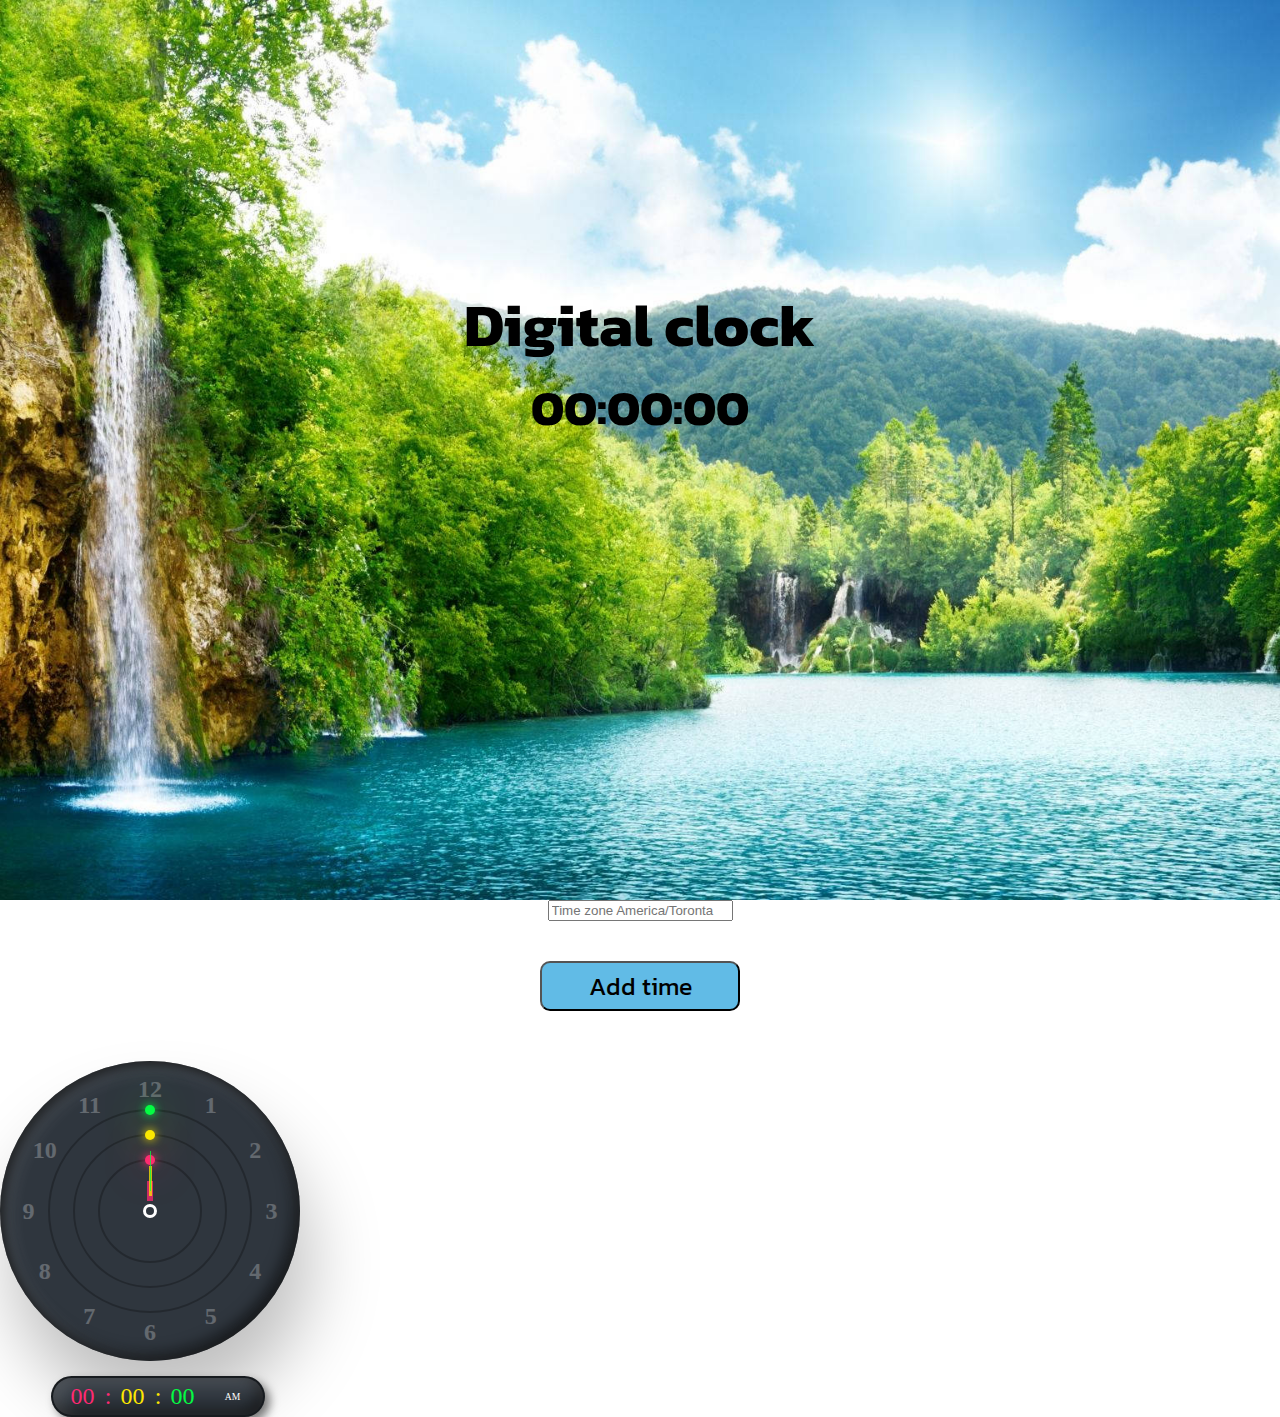
<file: main.html>
<!DOCTYPE html>
<html lang="en">
<head>
    <meta charset="UTF-8">
    <meta name="viewport" content="width=device-width, initial-scale=1.0">
    <title>Digital clock</title>
    <link rel="stylesheet" href="style.css">
    <link rel="preconnect" href="https://fonts.googleapis.com">
    <link rel="preconnect" href="https://fonts.gstatic.com" crossorigin>
    <link href="https://fonts.googleapis.com/css2?family=Roboto:ital,wght@0,100;0,300;0,400;0,500;0,700;0,900;1,100;1,300;1,400;1,500;1,700;1,900&display=swap" rel="stylesheet">
    <link rel="preconnect" href="https://fonts.googleapis.com">
    <link rel="preconnect" href="https://fonts.gstatic.com" crossorigin>
    <link href="https://fonts.googleapis.com/css2?family=Kanit:ital,wght@0,100;0,200;0,300;0,400;0,500;0,600;0,700;0,800;0,900;1,100;1,200;1,300;1,400;1,500;1,600;1,700;1,800;1,900&display=swap" rel="stylesheet">
    <script src="index.js" defer></script>
    <script src="https://momentjs.com/downloads/moment.js"></script>
    <script src="https://momentjs.com/downloads/moment-timezone-with-data-10-year-range.js"></script>
</head>
<body>
    <div class="digital_clock">
        <h1 class="clock_title">Digital clock</h1>
        <h2 class="digital_clock_number">00:00:00</h2>
        <div class="a"></div>
    </div>

    <div class="clock_world_wide">
        <div class="timeZoneChanger">
            <input type="text" id="timeZoneContent" placeholder="Time zone America/Toronta" class="timeZoneContent">
            <button id="create" class="create">Add time</button>
        </div>
        <div class="time_piece">
            <div class ="container">       
                <div class ="clock">
                    <div class="circle" id="sc" style="--clr:#04fc43;"><i></i></div>
                    <div class="circle circle2" id="mn" style="--clr:#fee800;"><i></i></div>
                    <div class="circle circle3" id="hr" style="--clr:#ff2972;"><i></i></div>

                    <span style = "--i:1;"><b>1</b></span>
                    <span style = "--i:2;"><b>2</b></span>
                    <span style = "--i:3;"><b>3</b></span>
                    <span style = "--i:4;"><b>4</b></span>
                    <span style = "--i:5;"><b>5</b></span>
                    <span style = "--i:6;"><b>6</b></span>
                    <span style = "--i:7;"><b>7</b></span>
                    <span style = "--i:8;"><b>8</b></span>
                    <span style = "--i:9;"><b>9</b></span>
                    <span style = "--i:10;"><b>10</b></span>
                    <span style = "--i:11;"><b>11</b></span>
                    <span style = "--i:12;"><b>12</b></span>
                </div>
                <div  id = "time">
                    <div id = "hours" style="--clr:#ff2972;">00</div>
                    <div id = "minutes" style="--clr:#fee800;">00</div>
                    <div id = "seconds" style="--clr:#04fc43;">00</div>
                    <div id = "ampm">AM</div>
                </div>
            </div>        
        </div>
    </div>
</body>
</html>
</file>
<file: style.css>
* {
    margin: 0;
}


.digital_clock {
    background-image: url("nature-2ygv7ssy2k0lxlzu.jpg");
    min-height: 100vh; 
    background-position: center;
    background-size: cover;   
    background-repeat: no-repeat;
    box-sizing: border-box;
    text-align: center;

}

.clock_title {
    padding-top: 280px;
    font-size: 60px;
    font-family: 'Kanit', sans-serif;
}

.digital_clock_number {
    font-size: 50px;
    font-family: 'Kanit', sans-serif;

}

/* .clock_world_wide {
    display: flex;

} */

.time_piece {
  display: flex;
  flex-wrap: wrap;
}

.container {
  /* position: relative; */
  display: flex;
  justify-content: center;
  align-items: center;
  flex-direction: column;

}

.clock {
  position: relative;
  width: 300px;
  height: 300px;
  background: #2f363e;
  border-radius: 50%;
  box-shadow: 10px 50px 70px rgba(0, 0, 0, 0.25),
    inset 5px 5px 10px rgba(0, 0, 0, 0.5),
    inset 5px 5px 20px rgba(255, 255, 255, 0.2),
    inset -5px -5px 15px rgba(0, 0, 0, 0.75);
  display: flex;
  justify-content: center;
  align-items: center;
}

.clock::before {
  content: '';  
  position: absolute;
  width: 8px;
  height: 8px;
  background: #2f363e;
  border: 3px solid #fff;
  border-radius: 50%;
  z-index: 100000;
}

.clock span {
  position: absolute;
  inset: 15px;
  color: #fff;
  text-align: center;
  transform: rotate(calc(30deg * var(--i)));
  /*360 / 12 = 30deg */
}

.clock span b {
  font-size: 1.5em;
  opacity: 0.25;
  font-weight: 600;
  display: inline-block;
  transform: rotate(calc(-30deg * var(--i)));
}

.circle {
  position: absolute;
  width: 200px;
  height: 200px;
  border: 2px solid rgba(0, 0, 0, 0.25);
  border-radius: 50%;
  display: flex;
  justify-content: center;
  align-items: flex-start;
  z-index: 10;
}

.circle i {
  position: absolute;
  width: 6px;
  height: 40%;
  background: var(--clr);
  opacity: 0.75;
  transform-origin: bottom;
  transform: scaleY(0.5);
}

.circle:nth-child(1) i {
  width: 1px;
}

.circle:nth-child(2) i {
  width: 3px;
}

.circle2 {
  width: 150px;
  height: 150px;
  z-index: 9;
}

.circle3 {
  width: 100px;
  height: 100px;
  z-index: 8;
}

.circle::before {
  content: '';
  position: absolute;
  top: -6.5px;
  width: 10px;
  height: 10px;
  border-radius: 50%;
  background: var(--clr);
  box-shadow: 0 0 10px var(--clr),
    0 0 40px var(--clr);
}

/* digital clock style */

#time {
    background: #2f363e;    
    margin-bottom: -80px;
    margin-left: 10px;
    display: flex;
    transform: translateY(15px);
    padding: 5px 5px;
    font-size: 1.5em;
    font-weight: 600;
    border: 2px solid rgba(0, 0, 0, 0.5);
    border-radius: 40px;
    box-shadow: 5px 5px 10px rgba(0, 0, 0, 0.5),
        inset 5px 5px 20px rgba(255, 255, 255, 0.2),
        inset -5px -5px 15px rgba(0, 0, 0, 0.75);
    margin-left: 15px;
}

#time div {
  position: relative;
  width: 50px;
  text-align: center;
  font-weight: 500;
  color: var(--clr);
}

#time div:nth-child(1)::after,
#time div:nth-child(2)::after {
  content: ':';
  position: absolute;
  right: -4px;
}

#time div:last-child {
  font-size: 0.4em;
  display: flex;
  justify-content: center;
  align-items: center;
  color: #fff;
}

#time div:nth-child(2)::after {
  animation: animate 1s steps(1) infinite;
}

@keyframes animate {
  0% {
    opacity: 1;
  }

  50% {
    opacity: 0;
  }
}

#ampm {
  text-transform: uppercase;
}

.timeZoneChanger {
  align-items: center;
  display: flex;
  flex-direction: column;
  /* max-width: 400px; */
  justify-content: center;
  
}

.create {
  font-size: 25px;
  width: 200px;
  height: 50px;
  border-radius: 10px;
  background-color: #61bbe6;
  margin: 40px 0 50px 0;
  font-family: 'Kanit', sans-serif;
}

.create:hover {
  cursor: pointer;  
}

.a {
  font-size: 22px;
  text-transform: uppercase;
  font-family: 'Kanit', sans-serif;
  
}


.time_zones {
  margin-top: 50px;
  width: 100%;
  font-size: 1.15rem;
  padding: 0.675em 6em 0.675em 1em;
  background-color: #fff;
  border: 1px solid #caced1;
  border-radius: 0.25rem;
  color: #000;
  cursor: pointer;
  font-family: 'Kanit', sans-serif;
  max-width: 400px;
}
</file>
